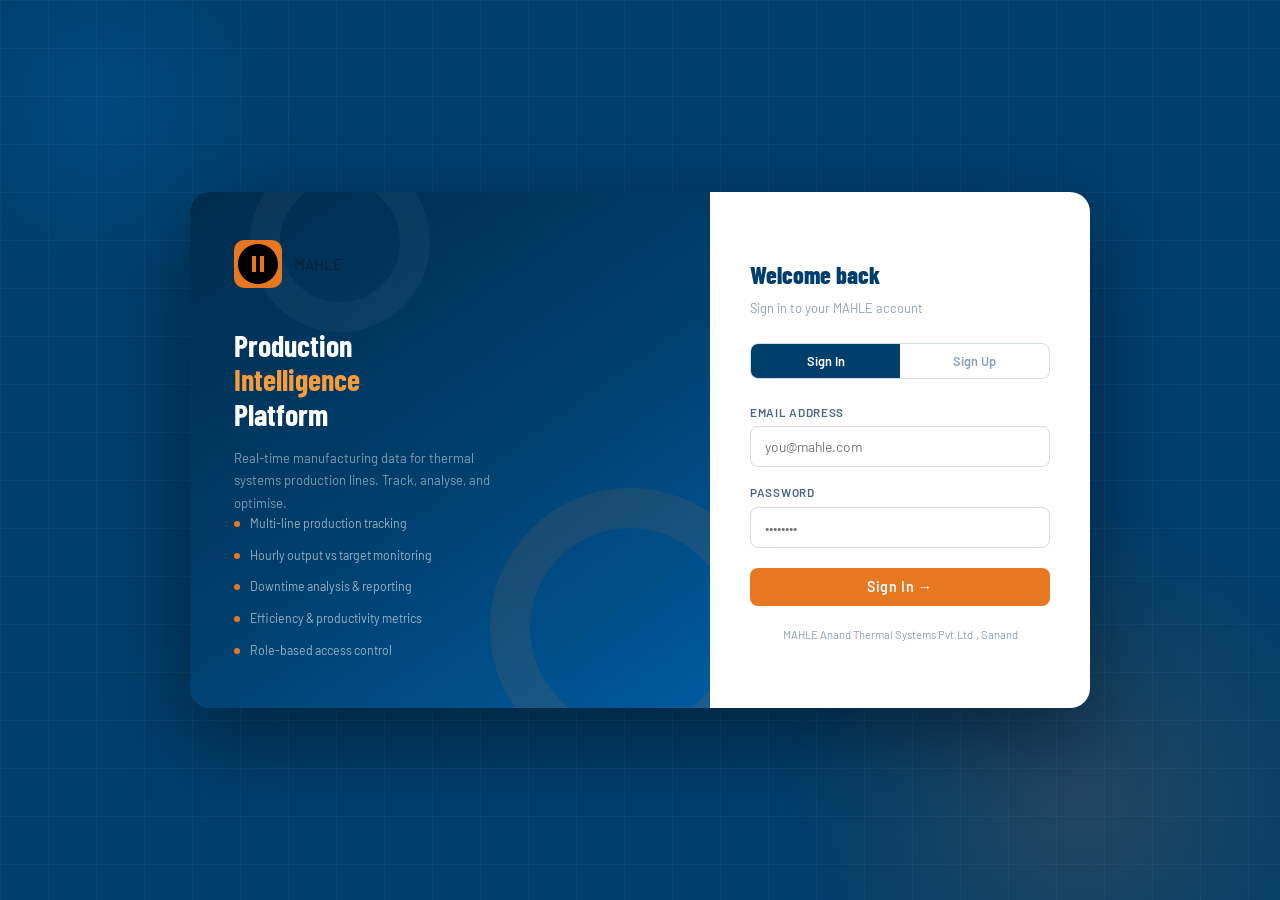
<file: frontend/index.html>
<!DOCTYPE html>
<html lang="en">
<head>
  <meta charset="UTF-8" />
  <meta name="viewport" content="width=device-width, initial-scale=1.0"/>
  <title>MAHLE — Sign In</title>
  <link rel="stylesheet" href="assets/css/main.css"/>
  <style>
    body {
      background: var(--mahle-blue);
      display: flex;
      align-items: center;
      justify-content: center;
      min-height: 100vh;
      overflow: hidden;
      position: relative;
    }

    .bg-grid {
      position: fixed; inset: 0;
      background-image:
        linear-gradient(rgba(255,255,255,0.04) 1px, transparent 1px),
        linear-gradient(90deg, rgba(255,255,255,0.04) 1px, transparent 1px);
      background-size: 48px 48px;
      pointer-events: none;
    }

    .bg-glow {
      position: fixed;
      width: 600px; height: 600px;
      background: radial-gradient(circle, rgba(232,119,34,0.15) 0%, transparent 70%);
      bottom: -200px; right: -100px;
      pointer-events: none;
    }

    .bg-glow-2 {
      position: fixed;
      width: 400px; height: 400px;
      background: radial-gradient(circle, rgba(0,119,204,0.2) 0%, transparent 70%);
      top: -100px; left: -100px;
      pointer-events: none;
    }

    .login-wrapper {
      display: flex;
      width: 900px;
      max-width: 95vw;
      border-radius: 20px;
      overflow: hidden;
      box-shadow: 0 30px 80px rgba(0,0,0,0.4);
      position: relative;
      z-index: 1;
    }

    .login-panel-left {
      flex: 1;
      background: linear-gradient(145deg, #002C4E 0%, #003E6B 50%, #005A9E 100%);
      padding: 48px 44px;
      display: flex;
      flex-direction: column;
      justify-content: space-between;
      position: relative;
      overflow: hidden;
    }

    .login-panel-left::before {
      content: '';
      position: absolute;
      bottom: -60px; right: -60px;
      width: 280px; height: 280px;
      border: 40px solid rgba(232,119,34,0.1);
      border-radius: 50%;
    }

    .login-panel-left::after {
      content: '';
      position: absolute;
      top: -40px; left: 60px;
      width: 180px; height: 180px;
      border: 30px solid rgba(255,255,255,0.04);
      border-radius: 50%;
    }

    .brand-block { position: relative; z-index: 1; }

    .brand-logo {
      display: flex; align-items: center; gap: 12px;
      margin-bottom: 40px;
    }

    .brand-logo-mark {
      width: 48px; height: 48px;
      background: var(--mahle-orange);
      border-radius: 10px;
      display: flex; align-items: center; justify-content: center;
    }

    .brand-logo-mark 
          <svg viewBox="0 0 24 24" fill="none" stroke="white" stroke-width="1.2" stroke-linecap="round" stroke-linejoin="round">
            <!-- Car body -->
            <path d="M2 13 L4 9 L7 8 L10 6 L14 6 L17 8 L21 9 L22 13 L22 16 L2 16 Z"/>
            <!-- Wheels -->
            <circle cx="6" cy="16" r="2" stroke="rgba(255,255,255,0.9)"/>
            <circle cx="18" cy="16" r="2" stroke="rgba(255,255,255,0.9)"/>
            <!-- Thermometer stem -->
            <line x1="15" y1="3" x2="15" y2="11"/>
            <!-- Thermometer bulb -->
            <circle cx="15" cy="12" r="1.5" fill="rgba(255,180,80,0.9)" stroke="rgba(255,180,80,0.9)"/>
            <!-- Thermometer outline -->
            <rect x="13.5" y="2" width="3" height="9" rx="1.5" stroke="rgba(255,255,255,0.9)"/>
            <!-- Mercury level -->
            <line x1="15" y1="10" x2="15" y2="6" stroke="rgba(255,180,80,0.9)" stroke-width="1.5"/>
          </svg>

    .brand-name {
      font-family: var(--font-condensed);
      font-weight: 800;
      font-size: 1.6rem;
      color: white;
      letter-spacing: 0.06em;
    }

    .brand-tagline {
      font-family: var(--font-condensed);
      font-size: 2rem;
      font-weight: 700;
      color: white;
      line-height: 1.15;
      margin-bottom: 16px;
    }

    .brand-tagline span { color: var(--mahle-orange-light); }

    .brand-desc {
      font-size: 0.875rem;
      color: rgba(255,255,255,0.5);
      line-height: 1.7;
      max-width: 280px;
    }

    .feature-list {
      display: flex; flex-direction: column; gap: 12px;
      position: relative; z-index: 1;
    }

    .feature-item {
      display: flex; align-items: center; gap: 10px;
      font-size: 0.82rem;
      color: rgba(255,255,255,0.6);
    }

    .feature-dot {
      width: 6px; height: 6px;
      background: var(--mahle-orange);
      border-radius: 50%;
      flex-shrink: 0;
    }

    .login-panel-right {
      width: 380px;
      background: white;
      padding: 40px;
      display: flex;
      flex-direction: column;
      justify-content: center;
      overflow-y: auto;
    }

    .login-heading {
      font-family: var(--font-condensed);
      font-weight: 800;
      font-size: 1.6rem;
      color: var(--mahle-blue);
      margin-bottom: 4px;
    }

    .login-sub {
      font-size: 0.85rem;
      color: var(--text-muted);
      margin-bottom: 24px;
    }

    .login-form .form-group { margin-bottom: 16px; }

    .login-form .form-control {
      padding: 11px 14px;
      font-size: 0.925rem;
    }

    .btn-login {
      width: 100%;
      padding: 12px;
      font-size: 0.95rem;
      margin-top: 4px;
      justify-content: center;
      letter-spacing: 0.04em;
    }

    .login-error {
      background: var(--red-bg);
      border: 1px solid #fca5a5;
      color: var(--red);
      border-radius: var(--radius);
      padding: 10px 14px;
      font-size: 0.85rem;
      margin-bottom: 14px;
      display: none;
    }

    .login-success {
      background: var(--green-bg);
      border: 1px solid #6ee7b7;
      color: var(--green);
      border-radius: var(--radius);
      padding: 10px 14px;
      font-size: 0.85rem;
      margin-bottom: 14px;
      display: none;
    }

    .divider {
      display: flex; align-items: center; gap: 10px;
      margin: 20px 0;
      color: var(--text-muted);
      font-size: 0.78rem;
    }
    .divider::before, .divider::after {
      content: ''; flex: 1;
      height: 1px; background: var(--border);
    }

    .tab-row {
      display: flex; gap: 0;
      border: 1px solid var(--border);
      border-radius: var(--radius);
      overflow: hidden;
      margin-bottom: 24px;
    }
    .tab-btn {
      flex: 1; padding: 9px;
      border: none; background: transparent;
      font-family: var(--font-main);
      font-size: 0.85rem; font-weight: 600;
      color: var(--text-muted);
      cursor: pointer;
      transition: all var(--transition);
    }
    .tab-btn.active {
      background: var(--mahle-blue);
      color: white;
    }

    .login-footer {
      margin-top: 20px;
      text-align: center;
      font-size: 0.75rem;
      color: var(--text-muted);
    }

    @media (max-width: 700px) {
      .login-panel-left { display: none; }
      .login-panel-right { width: 100%; padding: 32px 24px; }
    }
  </style>
</head>
<body>
  <div class="bg-grid"></div>
  <div class="bg-glow"></div>
  <div class="bg-glow-2"></div>

  <div class="login-wrapper">
    <!-- Left brand panel -->
    <div class="login-panel-left">
      <div class="brand-block">
        <div class="brand-logo">
          <div class="brand-logo-mark">
            <svg viewBox="0 0 24 24" xmlns="http://www.w3.org/2000/svg">
              <path d="M12 2C6.48 2 2 6.48 2 12s4.48 10 10 10 10-4.48 10-10S17.52 2 12 2zm-1 14H9V8h2v8zm4 0h-2V8h2v8z"/>
            </svg>
          </div>
          <div class="brand-name">MAHLE</div>
        </div>
        <div class="brand-tagline">
          Production<br/><span>Intelligence</span><br/>Platform
        </div>
        <div class="brand-desc">
          Real-time manufacturing data for thermal systems production lines. Track, analyse, and optimise.
        </div>
      </div>
      <div class="feature-list">
        <div class="feature-item"><div class="feature-dot"></div>Multi-line production tracking</div>
        <div class="feature-item"><div class="feature-dot"></div>Hourly output vs target monitoring</div>
        <div class="feature-item"><div class="feature-dot"></div>Downtime analysis & reporting</div>
        <div class="feature-item"><div class="feature-dot"></div>Efficiency & productivity metrics</div>
        <div class="feature-item"><div class="feature-dot"></div>Role-based access control</div>
      </div>
    </div>

    <!-- Right panel -->
    <div class="login-panel-right">
      <div class="login-heading" id="panelHeading">Welcome back</div>
      <div class="login-sub" id="panelSub">Sign in to your MAHLE account</div>

      <!-- Tabs -->
      <div class="tab-row">
        <button class="tab-btn active" id="tabSignin" onclick="switchTab('signin')">Sign In</button>
        <button class="tab-btn" id="tabSignup" onclick="switchTab('signup')">Sign Up</button>
      </div>

      <!-- Sign In Form -->
      <div id="signinForm">
        <div class="login-error" id="loginError"></div>
        <div class="login-form">
          <div class="form-group">
            <label class="form-label">Email Address</label>
            <input type="email" class="form-control" id="email" placeholder="you@mahle.com" autocomplete="email"/>
          </div>
          <div class="form-group">
            <label class="form-label">Password</label>
            <input type="password" class="form-control" id="password" placeholder="••••••••" autocomplete="current-password"/>
          </div>
          <button class="btn btn-orange btn-login" id="loginBtn" onclick="handleLogin()">
            Sign In →
          </button>
        </div>
      </div>

      <!-- Sign Up Form -->
      <div id="signupForm" style="display:none">
        <div class="login-error" id="regError"></div>
        <div class="login-success" id="regSuccess"></div>
        <div class="login-form">
          <div class="form-group">
            <label class="form-label">Full Name</label>
            <input type="text" class="form-control" id="regName" placeholder="Your full name"/>
          </div>
          <div class="form-group">
            <label class="form-label">Email Address</label>
            <input type="email" class="form-control" id="regEmail" placeholder="you@mahle.com"/>
          </div>
          <div class="form-group">
            <label class="form-label">Password</label>
            <input type="password" class="form-control" id="regPassword" placeholder="Min 8 characters"/>
          </div>
          <button class="btn btn-primary btn-login" id="regBtn" onclick="handleRegister()">
            Create Account →
          </button>
        </div>
        <div style="margin-top:12px;font-size:0.78rem;color:var(--text-muted);text-align:center">
          New accounts are created as <strong>Operator</strong> role.<br/>Contact admin to change role.
        </div>
      </div>

      <div class="login-footer">
        MAHLE Anand Thermal Systems Pvt.Ltd., Sanand
      </div>
    </div>
  </div>

  <script src="assets/js/config.js"></script>
  <script>
    if (Auth.isLoggedIn()) window.location.href = 'dashboard.html';

    document.getElementById('password').addEventListener('keydown', e => {
      if (e.key === 'Enter') handleLogin();
    });

    function switchTab(tab) {
      const isSignin = tab === 'signin';
      document.getElementById('signinForm').style.display = isSignin ? 'block' : 'none';
      document.getElementById('signupForm').style.display = isSignin ? 'none' : 'block';
      document.getElementById('tabSignin').classList.toggle('active', isSignin);
      document.getElementById('tabSignup').classList.toggle('active', !isSignin);
      document.getElementById('panelHeading').textContent = isSignin ? 'Welcome back' : 'Create account';
      document.getElementById('panelSub').textContent = isSignin ? 'Sign in to your MAHLE account' : 'Register as an Operator';
    }

    async function handleLogin() {
      const email    = document.getElementById('email').value.trim();
      const password = document.getElementById('password').value;
      const btn      = document.getElementById('loginBtn');
      const errBox   = document.getElementById('loginError');

      errBox.style.display = 'none';
      if (!email || !password) {
        errBox.textContent = 'Please enter your email and password.';
        errBox.style.display = 'block'; return;
      }

      btn.disabled = true;
      btn.innerHTML = '<span class="spinner"></span> Signing in...';

      try {
        const data = await API.post('/api/auth/login', { email, password });
        Auth.setSession(data.access_token, data.user);
        window.location.href = 'dashboard.html';
      } catch (err) {
        errBox.textContent = err.message || 'Invalid credentials. Please try again.';
        errBox.style.display = 'block';
        btn.disabled = false;
        btn.innerHTML = 'Sign In →';
      }
    }

    async function handleRegister() {
      const name     = document.getElementById('regName').value.trim();
      const email    = document.getElementById('regEmail').value.trim();
      const password = document.getElementById('regPassword').value;
      const btn      = document.getElementById('regBtn');
      const errBox   = document.getElementById('regError');
      const sucBox   = document.getElementById('regSuccess');

      errBox.style.display = 'none';
      sucBox.style.display = 'none';

      if (!name || !email || !password) {
        errBox.textContent = 'All fields are required.';
        errBox.style.display = 'block'; return;
      }
      if (password.length < 8) {
        errBox.textContent = 'Password must be at least 8 characters.';
        errBox.style.display = 'block'; return;
      }

      btn.disabled = true;
      btn.innerHTML = '<span class="spinner"></span> Creating account...';

      try {
        await API.post('/api/auth/register', { name, email, password });
        sucBox.textContent = 'Account created! You can now sign in.';
        sucBox.style.display = 'block';
        document.getElementById('regName').value = '';
        document.getElementById('regEmail').value = '';
        document.getElementById('regPassword').value = '';
        setTimeout(() => switchTab('signin'), 2000);
      } catch (err) {
        errBox.textContent = err.message || 'Registration failed. Try again.';
        errBox.style.display = 'block';
      }

      btn.disabled = false;
      btn.innerHTML = 'Create Account →';
    }
  </script>
</body>
</html>
</file>
<file: frontend/assets/css/main.css>
/* ============================================================
   MAHLE Production System — Global Styles
   Theme: Industrial precision, automotive blue-orange
   ============================================================ */

@import url('https://fonts.googleapis.com/css2?family=Barlow:ital,wght@0,300;0,400;0,500;0,600;0,700;0,800;1,300&family=Barlow+Condensed:wght@400;500;600;700;800&family=JetBrains+Mono:wght@400;500&display=swap');

/* ============================================================
   CSS VARIABLES
   ============================================================ */
:root {
  /* Brand */
  --mahle-blue: #003E6B;
  --mahle-blue-mid: #005A9E;
  --mahle-blue-light: #0077CC;
  --mahle-orange: #E87722;
  --mahle-orange-light: #F59D3D;

  /* UI Neutrals */
  --bg: #F0F4F8;
  --bg-card: #FFFFFF;
  --bg-sidebar: #002C4E;
  --bg-sidebar-hover: #003E6B;
  --border: #D1DCE8;
  --border-strong: #A8BDD0;

  /* Text */
  --text-primary: #0D1F30;
  --text-secondary: #4A6580;
  --text-muted: #8CA0B5;
  --text-inverse: #FFFFFF;

  /* Status */
  --green: #1A9B5F;
  --green-bg: #E6F7F0;
  --amber: #D97706;
  --amber-bg: #FEF3C7;
  --red: #DC2626;
  --red-bg: #FEE2E2;

  /* Layout */
  --sidebar-width: 240px;
  --header-height: 60px;
  --radius: 8px;
  --radius-lg: 12px;
  --shadow-sm: 0 1px 3px rgba(0,62,107,0.08), 0 1px 2px rgba(0,62,107,0.06);
  --shadow-md: 0 4px 12px rgba(0,62,107,0.10), 0 2px 6px rgba(0,62,107,0.08);
  --shadow-lg: 0 10px 30px rgba(0,62,107,0.15);

  /* Fonts */
  --font-main: 'Barlow', sans-serif;
  --font-condensed: 'Barlow Condensed', sans-serif;
  --font-mono: 'JetBrains Mono', monospace;

  /* Transitions */
  --transition: 200ms cubic-bezier(0.4, 0, 0.2, 1);
}

/* ============================================================
   RESET & BASE
   ============================================================ */
*, *::before, *::after { box-sizing: border-box; margin: 0; padding: 0; }

html { font-size: 15px; scroll-behavior: smooth; }

body {
  font-family: var(--font-main);
  background: var(--bg);
  color: var(--text-primary);
  line-height: 1.6;
  -webkit-font-smoothing: antialiased;
  min-height: 100vh;
}

/* ============================================================
   LAYOUT — SIDEBAR + MAIN
   ============================================================ */
.app-layout {
  display: flex;
  min-height: 100vh;
}

/* SIDEBAR */
.sidebar {
  width: var(--sidebar-width);
  background: var(--bg-sidebar);
  display: flex;
  flex-direction: column;
  position: fixed;
  top: 0; left: 0; bottom: 0;
  z-index: 100;
  overflow-y: auto;
  overflow-x: hidden;
  transition: transform var(--transition);
}

.sidebar-logo {
  padding: 20px 20px 16px;
  border-bottom: 1px solid rgba(255,255,255,0.08);
  display: flex;
  align-items: center;
  gap: 10px;
  text-decoration: none;
}

.logo-mark {
  width: 36px; height: 36px;
  background: var(--mahle-orange);
  border-radius: 6px;
  display: flex; align-items: center; justify-content: center;
  flex-shrink: 0;
}

.logo-mark svg { width: 20px; height: 20px; fill: white; }

.logo-text {
  display: flex; flex-direction: column; gap: 0;
}

.logo-name {
  font-family: var(--font-condensed);
  font-weight: 800;
  font-size: 1.15rem;
  letter-spacing: 0.04em;
  color: white;
  line-height: 1;
}

.logo-block {
  display: flex;
  flex-direction: column;
  align-items: flex-start;
  gap: 4px;
  width: 100%;
}

.logo-img {
  width: 100%;
  max-width: 100px;
  height: auto;
  object-fit: contain;
  display: block;
}

.logo-sub {
  font-size: 0.62rem;
  color: rgba(255,255,255,0.45);
  letter-spacing: 0.08em;
  text-transform: uppercase;
  font-weight: 500;
}

.sidebar-nav {
  padding: 12px 0;
  flex: 1;
}

.nav-section-label {
  font-size: 0.62rem;
  font-weight: 700;
  letter-spacing: 0.12em;
  text-transform: uppercase;
  color: rgba(255,255,255,0.3);
  padding: 16px 20px 6px;
}

.nav-item {
  display: flex;
  align-items: center;
  gap: 10px;
  padding: 9px 20px;
  color: rgba(255,255,255,0.65);
  text-decoration: none;
  font-size: 0.875rem;
  font-weight: 500;
  transition: all var(--transition);
  border-left: 3px solid transparent;
  cursor: pointer;
}

.nav-item:hover {
  background: var(--bg-sidebar-hover);
  color: white;
  border-left-color: rgba(232,119,34,0.5);
}

.nav-item.active {
  background: rgba(232,119,34,0.12);
  color: white;
  border-left-color: var(--mahle-orange);
}

.nav-item .icon {
  width: 18px; height: 18px;
  opacity: 0.7;
  flex-shrink: 0;
}

.nav-item.active .icon { opacity: 1; }

.sidebar-footer {
  padding: 16px 20px;
  border-top: 1px solid rgba(255,255,255,0.08);
}

.user-badge {
  display: flex; align-items: center; gap: 10px;
  padding: 8px 10px;
  background: rgba(255,255,255,0.06);
  border-radius: var(--radius);
}

.user-avatar {
  width: 32px; height: 32px;
  background: var(--mahle-orange);
  border-radius: 50%;
  display: flex; align-items: center; justify-content: center;
  font-family: var(--font-condensed);
  font-weight: 700;
  font-size: 0.8rem;
  color: white;
  flex-shrink: 0;
}

.user-info { flex: 1; min-width: 0; }
.user-name {
  font-size: 0.8rem;
  font-weight: 600;
  color: white;
  white-space: nowrap;
  overflow: hidden;
  text-overflow: ellipsis;
}
.user-role {
  font-size: 0.65rem;
  color: rgba(255,255,255,0.45);
  text-transform: capitalize;
}

.btn-logout {
  background: none; border: none;
  color: rgba(255,255,255,0.4);
  cursor: pointer;
  padding: 4px;
  border-radius: 4px;
  transition: color var(--transition);
  display: flex;
}
.btn-logout:hover { color: var(--mahle-orange); }

/* MAIN CONTENT */
.main-content {
  margin-left: var(--sidebar-width);
  flex: 1;
  display: flex;
  flex-direction: column;
  min-height: 100vh;
}

/* TOP BAR */
.topbar {
  height: var(--header-height);
  background: var(--bg-card);
  border-bottom: 1px solid var(--border);
  display: flex;
  align-items: center;
  padding: 0 28px;
  gap: 16px;
  position: sticky;
  top: 0;
  z-index: 50;
  box-shadow: var(--shadow-sm);
}

.topbar-title {
  font-family: var(--font-condensed);
  font-weight: 700;
  font-size: 1.1rem;
  color: var(--mahle-blue);
  letter-spacing: 0.02em;
  flex: 1;
}

.topbar-actions { display: flex; align-items: center; gap: 10px; }

.page-content {
  padding: 28px;
  flex: 1;
}

/* ============================================================
   CARDS
   ============================================================ */
.card {
  background: var(--bg-card);
  border-radius: var(--radius-lg);
  border: 1px solid var(--border);
  box-shadow: var(--shadow-sm);
  overflow: hidden;
}

.card-header {
  padding: 18px 22px;
  border-bottom: 1px solid var(--border);
  display: flex;
  align-items: center;
  justify-content: space-between;
  gap: 12px;
}

.card-title {
  font-family: var(--font-condensed);
  font-weight: 700;
  font-size: 1rem;
  color: var(--mahle-blue);
  letter-spacing: 0.02em;
}

.card-body { padding: 22px; }

/* ============================================================
   STAT CARDS
   ============================================================ */
.stat-grid {
  display: grid;
  grid-template-columns: repeat(auto-fit, minmax(200px, 1fr));
  gap: 16px;
  margin-bottom: 24px;
}

.stat-card {
  background: var(--bg-card);
  border-radius: var(--radius-lg);
  border: 1px solid var(--border);
  padding: 20px 22px;
  display: flex;
  align-items: flex-start;
  gap: 16px;
  box-shadow: var(--shadow-sm);
  transition: box-shadow var(--transition), transform var(--transition);
}

.stat-card:hover {
  box-shadow: var(--shadow-md);
  transform: translateY(-1px);
}

.stat-icon {
  width: 44px; height: 44px;
  border-radius: 10px;
  display: flex; align-items: center; justify-content: center;
  flex-shrink: 0;
}

.stat-icon.blue { background: rgba(0,119,204,0.1); color: var(--mahle-blue-light); }
.stat-icon.orange { background: rgba(232,119,34,0.12); color: var(--mahle-orange); }
.stat-icon.green { background: var(--green-bg); color: var(--green); }
.stat-icon.red { background: var(--red-bg); color: var(--red); }

.stat-content { flex: 1; min-width: 0; }

.stat-value {
  font-family: var(--font-condensed);
  font-size: 1.75rem;
  font-weight: 700;
  color: var(--text-primary);
  line-height: 1;
  margin-bottom: 4px;
}

.stat-label {
  font-size: 0.78rem;
  color: var(--text-secondary);
  font-weight: 500;
  text-transform: uppercase;
  letter-spacing: 0.06em;
}

.stat-sub {
  font-size: 0.75rem;
  color: var(--text-muted);
  margin-top: 4px;
}

/* ============================================================
   BUTTONS
   ============================================================ */
.btn {
  display: inline-flex;
  align-items: center;
  gap: 6px;
  padding: 8px 16px;
  border-radius: var(--radius);
  font-family: var(--font-main);
  font-size: 0.85rem;
  font-weight: 600;
  border: none;
  cursor: pointer;
  transition: all var(--transition);
  text-decoration: none;
  white-space: nowrap;
  line-height: 1;
}

.btn-primary {
  background: var(--mahle-blue-light);
  color: white;
}
.btn-primary:hover { background: var(--mahle-blue-mid); box-shadow: 0 4px 12px rgba(0,119,204,0.3); }

.btn-orange {
  background: var(--mahle-orange);
  color: white;
}
.btn-orange:hover { background: #d06a1a; box-shadow: 0 4px 12px rgba(232,119,34,0.35); }

.btn-ghost {
  background: transparent;
  color: var(--text-secondary);
  border: 1px solid var(--border);
}
.btn-ghost:hover { background: var(--bg); border-color: var(--border-strong); color: var(--text-primary); }

.btn-danger {
  background: transparent;
  color: var(--red);
  border: 1px solid #fca5a5;
}
.btn-danger:hover { background: var(--red-bg); }

.btn-sm { padding: 5px 10px; font-size: 0.78rem; }
.btn-lg { padding: 12px 24px; font-size: 0.95rem; }

.btn:disabled {
  opacity: 0.5;
  cursor: not-allowed;
  pointer-events: none;
}

/* ============================================================
   FORMS
   ============================================================ */
.form-group { margin-bottom: 16px; }

.form-label {
  display: block;
  font-size: 0.78rem;
  font-weight: 600;
  color: var(--text-secondary);
  margin-bottom: 5px;
  text-transform: uppercase;
  letter-spacing: 0.06em;
}

.form-control {
  width: 100%;
  padding: 9px 12px;
  border: 1px solid var(--border);
  border-radius: var(--radius);
  font-family: var(--font-main);
  font-size: 0.9rem;
  color: var(--text-primary);
  background: var(--bg-card);
  transition: border-color var(--transition), box-shadow var(--transition);
  appearance: none;
}

.form-control:focus {
  outline: none;
  border-color: var(--mahle-blue-light);
  box-shadow: 0 0 0 3px rgba(0,119,204,0.1);
}

.form-control:disabled {
  background: var(--bg);
  color: var(--text-muted);
  cursor: not-allowed;
}

.form-row {
  display: grid;
  gap: 16px;
}

.form-row-2 { grid-template-columns: 1fr 1fr; }
.form-row-3 { grid-template-columns: 1fr 1fr 1fr; }
.form-row-4 { grid-template-columns: 1fr 1fr 1fr 1fr; }

/* ============================================================
   TABLES
   ============================================================ */
.table-wrapper {
  overflow-x: auto;
  border-radius: var(--radius-lg);
  border: 1px solid var(--border);
}

table {
  width: 100%;
  border-collapse: collapse;
  font-size: 0.875rem;
}

thead th {
  background: var(--mahle-blue);
  color: white;
  font-family: var(--font-condensed);
  font-weight: 600;
  font-size: 0.8rem;
  letter-spacing: 0.06em;
  text-transform: uppercase;
  padding: 11px 14px;
  text-align: left;
  white-space: nowrap;
  border-right: 1px solid rgba(255,255,255,0.08);
}
thead th:last-child { border-right: none; }

tbody tr {
  border-bottom: 1px solid var(--border);
  transition: background var(--transition);
}
tbody tr:last-child { border-bottom: none; }
tbody tr:hover { background: rgba(0,62,107,0.03); }

tbody td {
  padding: 10px 14px;
  color: var(--text-primary);
  vertical-align: middle;
  border-right: 1px solid var(--border);
}
tbody td:last-child { border-right: none; }

/* Inline editable cells */
td.editable {
  position: relative;
  cursor: pointer;
}
td.editable:hover { background: rgba(0,119,204,0.04); }
td.editable input, td.editable select {
  width: 100%;
  padding: 4px 8px;
  border: 1px solid var(--mahle-blue-light);
  border-radius: 4px;
  font-size: 0.875rem;
  font-family: var(--font-main);
  background: white;
  color: var(--text-primary);
}
td.editable input:focus, td.editable select:focus {
  outline: none;
  box-shadow: 0 0 0 2px rgba(0,119,204,0.15);
}

/* ============================================================
   BADGES & PILLS
   ============================================================ */
.badge {
  display: inline-flex;
  align-items: center;
  padding: 2px 8px;
  border-radius: 20px;
  font-size: 0.72rem;
  font-weight: 600;
  letter-spacing: 0.04em;
  text-transform: uppercase;
}
.badge-green { background: var(--green-bg); color: var(--green); }
.badge-red { background: var(--red-bg); color: var(--red); }
.badge-amber { background: var(--amber-bg); color: var(--amber); }
.badge-blue { background: rgba(0,119,204,0.1); color: var(--mahle-blue-light); }

/* ============================================================
   TOAST NOTIFICATIONS
   ============================================================ */
.toast {
  position: fixed;
  bottom: 24px;
  right: 24px;
  background: var(--bg-card);
  border-radius: var(--radius);
  box-shadow: var(--shadow-lg);
  padding: 12px 18px;
  display: flex;
  align-items: center;
  gap: 10px;
  font-size: 0.875rem;
  font-weight: 500;
  z-index: 9999;
  opacity: 0;
  transform: translateY(8px);
  transition: all 0.3s ease;
  border-left: 4px solid var(--border);
  max-width: 360px;
}
.toast.show { opacity: 1; transform: translateY(0); }
.toast-success { border-left-color: var(--green); }
.toast-error { border-left-color: var(--red); }
.toast-info { border-left-color: var(--mahle-blue-light); }
.toast-icon { font-size: 1rem; }
.toast-success .toast-icon { color: var(--green); }
.toast-error .toast-icon { color: var(--red); }

/* ============================================================
   MODAL
   ============================================================ */
.modal-overlay {
  position: fixed; inset: 0;
  background: rgba(0,20,40,0.55);
  backdrop-filter: blur(4px);
  display: flex; align-items: center; justify-content: center;
  z-index: 1000;
  opacity: 0; pointer-events: none;
  transition: opacity 0.25s;
}
.modal-overlay.open { opacity: 1; pointer-events: all; }

.modal {
  background: var(--bg-card);
  border-radius: var(--radius-lg);
  box-shadow: var(--shadow-lg);
  width: 90%;
  max-width: 560px;
  max-height: 90vh;
  overflow-y: auto;
  transform: scale(0.96) translateY(8px);
  transition: transform 0.25s;
}
.modal-overlay.open .modal { transform: scale(1) translateY(0); }

.modal-header {
  padding: 20px 24px 16px;
  border-bottom: 1px solid var(--border);
  display: flex; align-items: center; justify-content: space-between;
}
.modal-title {
  font-family: var(--font-condensed);
  font-weight: 700;
  font-size: 1.1rem;
  color: var(--mahle-blue);
}
.modal-close {
  background: none; border: none;
  font-size: 1.3rem;
  cursor: pointer;
  color: var(--text-muted);
  padding: 2px 6px;
  border-radius: 4px;
  transition: color var(--transition);
}
.modal-close:hover { color: var(--text-primary); }

.modal-body { padding: 24px; }
.modal-footer {
  padding: 16px 24px;
  border-top: 1px solid var(--border);
  display: flex; align-items: center; justify-content: flex-end; gap: 10px;
}

/* ============================================================
   LOADING SPINNER
   ============================================================ */
.spinner {
  width: 20px; height: 20px;
  border: 2px solid var(--border);
  border-top-color: var(--mahle-blue-light);
  border-radius: 50%;
  animation: spin 0.7s linear infinite;
  display: inline-block;
}
@keyframes spin { to { transform: rotate(360deg); } }

.loading-state {
  display: flex; align-items: center; justify-content: center;
  gap: 12px; padding: 40px;
  color: var(--text-muted);
  font-size: 0.9rem;
}

.empty-state {
  display: flex; flex-direction: column; align-items: center; justify-content: center;
  padding: 60px 20px;
  color: var(--text-muted);
  text-align: center;
  gap: 8px;
}
.empty-state-icon { font-size: 2.5rem; margin-bottom: 8px; opacity: 0.4; }
.empty-state-title { font-weight: 600; color: var(--text-secondary); }

/* ============================================================
   FILTER BAR
   ============================================================ */
.filter-bar {
  display: flex; align-items: center;
  gap: 10px; flex-wrap: wrap;
  margin-bottom: 20px;
}

.filter-bar .form-control {
  width: auto;
  min-width: 150px;
}

/* ============================================================
   PAGE HEADER
   ============================================================ */
.page-header {
  display: flex; align-items: flex-start; justify-content: space-between;
  margin-bottom: 24px;
  gap: 16px;
}
.page-header-left { flex: 1; }
.page-title {
  font-family: var(--font-condensed);
  font-weight: 800;
  font-size: 1.6rem;
  color: var(--mahle-blue);
  letter-spacing: 0.01em;
  line-height: 1.1;
}
.page-subtitle {
  font-size: 0.85rem;
  color: var(--text-secondary);
  margin-top: 4px;
}

/* ============================================================
   ACCENT LINE
   ============================================================ */
.accent-line {
  height: 3px;
  background: linear-gradient(90deg, var(--mahle-orange), var(--mahle-blue-light));
  border-radius: 2px;
  margin-bottom: 24px;
}

/* ============================================================
   CHART CONTAINER
   ============================================================ */
.chart-container {
  position: relative;
  height: 300px;
  width: 100%;
}

/* ============================================================
   EFFICIENCY INDICATOR
   ============================================================ */
.eff-bar {
  height: 6px;
  border-radius: 3px;
  background: var(--border);
  overflow: hidden;
  margin-top: 4px;
}
.eff-bar-fill {
  height: 100%;
  border-radius: 3px;
  transition: width 0.6s ease;
}

/* ============================================================
   RESPONSIVE
   ============================================================ */
/* Hamburger button — hidden on desktop */
.sidebar-hamburger {
  display: none;
  align-items: center; justify-content: center;
  width: 36px; height: 36px;
  background: none;
  border: 1px solid var(--border);
  border-radius: var(--radius);
  cursor: pointer;
  color: var(--text-primary);
  flex-shrink: 0;
  transition: background var(--transition);
}
.sidebar-hamburger:hover { background: var(--bg-hover); }

/* Overlay backdrop for mobile */
#sidebar-overlay {
  display: none;
  position: fixed; inset: 0;
  background: rgba(0,0,0,0.45);
  z-index: 99;
}
#sidebar-overlay.active { display: block; }

@media (max-width: 900px) {
  :root { --sidebar-width: 0px; }
  .sidebar { transform: translateX(-240px); width: 240px; }
  .sidebar.open { transform: translateX(0); z-index: 100; }
  .main-content { margin-left: 0; }
  .form-row-4 { grid-template-columns: 1fr 1fr; }
  .sidebar-hamburger { display: flex; }
}

@media (max-width: 600px) {
  .page-content { padding: 16px; }
  .form-row-2, .form-row-3 { grid-template-columns: 1fr; }
  .stat-grid { grid-template-columns: 1fr 1fr; }
}
</file>
